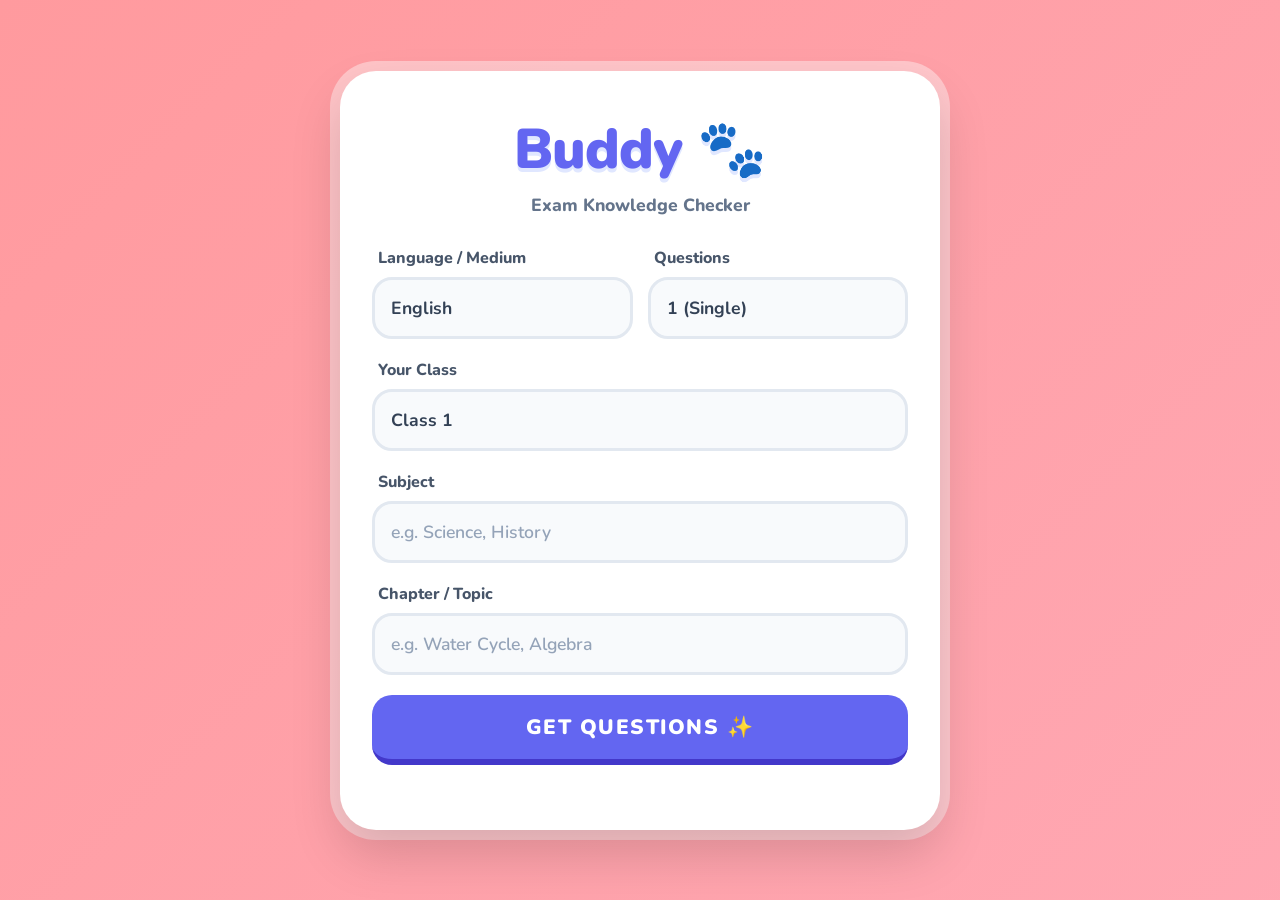
<file: buddy.html>
<!DOCTYPE html>
<html lang="en">

<head>
    <meta charset="UTF-8">
    <meta name="viewport" content="width=device-width, initial-scale=1.0">
    <title>Buddy - Smart Study AI</title>
    <link rel="preconnect" href="https://fonts.googleapis.com">
    <link rel="preconnect" href="https://fonts.gstatic.com" crossorigin>
    <link href="https://fonts.googleapis.com/css2?family=Nunito:wght@400;600;700;800;900&display=swap" rel="stylesheet">
    <style>
        :root {
            --primary: #6366f1;
            --primary-shadow: #4338ca;
            --secondary: #ec4899;
            --secondary-shadow: #be185d;
            --danger: #ef4444;
            --danger-shadow: #b91c1c;
            --bg-color: #f8fafc;
            --text-main: #334155;
            --text-muted: #64748b;
            --success: #10b981;
            --success-shadow: #059669;
        }

        * {
            box-sizing: border-box;
            margin: 0;
            padding: 0;
            font-family: 'Nunito', sans-serif;
        }

        body {
            /* Playful, vibrant animated gradient background */
            background: linear-gradient(135deg, #FF9A9E 0%, #FECFEF 99%, #FECFEF 100%);
            background-size: 400% 400%;
            animation: gradientBG 15s ease infinite;
            color: var(--text-main);
            display: flex;
            justify-content: center;
            align-items: center;
            min-height: 100vh;
            padding: 20px;
        }

        @keyframes gradientBG {
            0% { background-position: 0% 50%; }
            50% { background-position: 100% 50%; }
            100% { background-position: 0% 50%; }
        }

        .app-container {
            background: white;
            width: 100%;
            max-width: 600px;
            padding: 40px 32px;
            border-radius: 36px;
            box-shadow: 0 25px 50px rgba(0, 0, 0, 0.15), 0 0 0 10px rgba(255, 255, 255, 0.4);
            position: relative;
            max-height: 92vh;
            overflow-y: auto;
        }

        /* Fun custom scrollbars */
        .app-container::-webkit-scrollbar { width: 10px; }
        .app-container::-webkit-scrollbar-track { background: transparent; }
        .app-container::-webkit-scrollbar-thumb {
            background-color: #cbd5e1;
            border-radius: 20px;
            border: 3px solid white;
        }

        h1 {
            text-align: center;
            font-weight: 900;
            font-size: 3.5rem;
            color: var(--primary);
            margin-bottom: 5px;
            letter-spacing: -1px;
            text-shadow: 0 4px 0 #e0e7ff;
        }

        .subtitle {
            text-align: center;
            margin-bottom: 30px;
            font-size: 1.1rem;
            color: var(--text-muted);
            font-weight: 800;
        }

        .screen {
            display: none;
            animation: zoomIn 0.4s cubic-bezier(0.175, 0.885, 0.32, 1.275) forwards;
        }

        .active { display: block; }

        @keyframes zoomIn {
            from { opacity: 0; transform: scale(0.95) translateY(20px); }
            to { opacity: 1; transform: scale(1) translateY(0); }
        }

        .input-row {
            display: grid;
            grid-template-columns: 1fr 1fr;
            gap: 15px;
            margin-bottom: 20px;
        }

        .input-group { margin-bottom: 20px; }
        .input-row .input-group { margin-bottom: 0; }

        label {
            display: block;
            margin: 0 0 8px 6px;
            font-weight: 800;
            font-size: 1rem;
            color: #475569;
        }

        input, select, textarea {
            width: 100%;
            padding: 16px;
            border: 3px solid #e2e8f0;
            background: #f8fafc;
            border-radius: 20px;
            font-size: 1.1rem;
            font-weight: 700;
            color: var(--text-main);
            transition: all 0.2s ease;
            outline: none;
            -webkit-appearance: none;
            appearance: none;
        }

        input:focus, select:focus, textarea:focus {
            background: white;
            border-color: var(--primary);
            box-shadow: 0 8px 0 #e0e7ff;
            transform: translateY(-2px);
        }

        input::placeholder, textarea::placeholder {
            color: #94a3b8;
            font-weight: 600;
        }

        /* --- 3D Buttons (Gamified Style) --- */
        .btn {
            width: 100%;
            padding: 18px;
            border: none;
            border-radius: 20px;
            cursor: pointer;
            font-weight: 900;
            font-size: 1.3rem;
            text-transform: uppercase;
            letter-spacing: 1.5px;
            transition: all 0.1s;
            display: flex;
            align-items: center;
            justify-content: center;
            gap: 10px;
            margin-top: 10px;
            position: relative;
        }

        .btn-start {
            background: var(--primary);
            color: white;
            border-bottom: 6px solid var(--primary-shadow);
            margin-bottom: 6px;
        }

        .btn-start:active {
            border-bottom: 0px solid var(--primary-shadow);
            transform: translateY(6px);
            margin-bottom: 12px;
        }

        .btn-start:disabled {
            background: #94a3b8;
            border-bottom: 6px solid #64748b;
            cursor: not-allowed;
            transform: none !important;
            margin-bottom: 6px !important;
        }

        /* --- 3D Question Cards --- */
        .question-card {
            background: white;
            padding: 28px;
            border-radius: 28px;
            border: 3px solid #e2e8f0;
            margin: 0 0 35px 0;
            box-shadow: 0 8px 0 #e2e8f0;
            position: relative;
        }

        .question-card::before {
            content: attr(data-index);
            position: absolute;
            top: -15px;
            left: -15px;
            background: var(--secondary);
            color: white;
            width: 44px;
            height: 44px;
            border-radius: 50%;
            display: flex;
            align-items: center;
            justify-content: center;
            font-weight: 900;
            font-size: 1.3rem;
            border: 4px solid white;
            box-shadow: 0 4px 0 var(--secondary-shadow);
        }

        .q-text {
            color: #0f172a;
            line-height: 1.6;
            margin-bottom: 18px;
            font-weight: 800;
            font-size: 1.25rem;
        }

        textarea.answer-input {
            margin-top: 4px;
            min-height: 120px;
            resize: vertical;
        }

        .action-row {
            display: flex;
            gap: 12px;
            margin-top: 18px;
        }

        .btn-small {
            padding: 14px 14px;
            font-size: 1.05rem;
            border-radius: 16px;
            border: none;
            cursor: pointer;
            font-weight: 800;
            display: inline-flex;
            align-items: center;
            justify-content: center;
            gap: 8px;
            transition: all 0.1s;
            flex-grow: 1;
            margin-bottom: 4px;
        }

        .btn-mic-small { 
            background: #fee2e2; 
            color: #dc2626; 
            border-bottom: 4px solid #f87171;
        }
        .btn-mic-small:active {
            border-bottom: 0px;
            transform: translateY(4px);
            margin-bottom: 8px;
        }
        .btn-mic-small.listening { 
            background: var(--danger); 
            color: white; 
            border-bottom: 4px solid var(--danger-shadow);
            animation: pulse-mic 1.2s infinite; 
        }

        .btn-cam-small { 
            background: #e0e7ff; 
            color: #4f46e5; 
            border-bottom: 4px solid #818cf8;
        }
        .btn-cam-small:active {
            border-bottom: 0px;
            transform: translateY(4px);
            margin-bottom: 8px;
        }

        @keyframes pulse-mic {
            0% { box-shadow: 0 0 0 0 rgba(239, 68, 68, 0.4); }
            70% { box-shadow: 0 0 0 10px rgba(239, 68, 68, 0); }
            100% { box-shadow: 0 0 0 0 rgba(239, 68, 68, 0); }
        }

        .img-preview {
            max-width: 100%;
            max-height: 250px;
            border-radius: 16px;
            border: 3px solid #e2e8f0;
            margin-top: 20px;
            display: none;
            object-fit: cover;
        }

        /* --- Score & Feedback UI --- */
        .score-container {
            text-align: center;
            margin-bottom: 25px;
        }

        .score-label {
            font-size: 1.3rem;
            color: var(--text-muted);
            font-weight: 800;
            text-transform: uppercase;
            letter-spacing: 2px;
        }

        .score {
            font-size: 5.5rem;
            font-weight: 900;
            color: var(--success);
            text-shadow: 0 6px 0 var(--success-shadow);
            line-height: 1.1;
            margin-top: 10px;
        }

        .feedback-area {
            line-height: 1.7;
            background: white;
            padding: 30px;
            border-radius: 24px;
            border: 4px solid #86efac;
            box-shadow: 0 8px 0 #86efac;
            color: #166534;
            margin-bottom: 40px;
            font-size: 1.2rem;
            font-weight: 800;
            white-space: pre-wrap;
        }

        .status-msg {
            text-align: center;
            font-size: 1.05rem;
            color: #64748b;
            margin-top: 25px;
            font-weight: 800;
        }

        .btn-secondary {
            background: #f1f5f9;
            color: #475569;
            border-bottom: 6px solid #cbd5e1;
            margin-bottom: 6px;
        }
        .btn-secondary:active {
            border-bottom: 0px solid #cbd5e1;
            transform: translateY(6px);
            margin-bottom: 12px;
        }
    </style>
</head>

<body>

    <div class="app-container">
        <h1 id="app-title">Buddy 🐾</h1>
        <p class="subtitle">Exam Knowledge Checker</p>

        <div id="screen-setup" class="screen active">
            
            <div class="input-row">
                <div class="input-group">
                    <label>Language / Medium</label>
                    <select id="medium-select">
                        <option value="English">English</option>
                        <option value="Hindi">Hindi / हिंदी</option>
                    </select>
                </div>

                <div class="input-group">
                    <label>Questions</label>
                    <select id="count-select">
                        <option value="1">1 (Single)</option>
                        <option value="3">3 (Multi)</option>
                        <option value="5">5 (Multi)</option>
                    </select>
                </div>
            </div>

            <div class="input-group">
                <label>Your Class</label>
                <select id="class-select">
                    <script>for (let i = 1; i <= 12; i++) document.write(`<option value="${i}">Class ${i}</option>`)</script>
                </select>
            </div>

            <div class="input-group">
                <label>Subject</label>
                <input type="text" id="subject-input" placeholder="e.g. Science, History">
            </div>

            <div class="input-group">
                <label>Chapter / Topic</label>
                <input type="text" id="chapter-input" placeholder="e.g. Water Cycle, Algebra">
            </div>

            <button class="btn btn-start" onclick="generateQuestions()">Get Questions ✨</button>
            <p id="setup-status-msg" class="status-msg"></p>
        </div>

        <div id="screen-quiz" class="screen">
            <p id="quiz-status-msg" class="status-msg" style="margin-top:0; margin-bottom: 25px;"></p>
            
            <div id="questions-container">
                <!-- Dynamic questions injected here -->
            </div>

            <button id="submit-all-btn" class="btn btn-start" style="display:none;" onclick="evaluateAll()">Grade All Answers 🎯</button>
            <p id="eval-status-msg" class="status-msg"></p>
        </div>

        <div id="screen-result" class="screen">
            <div class="score-container">
                <div class="score-label">Your Final Score</div>
                <div class="score" id="display-score">--/--</div>
            </div>
            
            <div class="feedback-area" id="display-feedback"></div>
            
            <button class="btn btn-start" onclick="location.reload()">Start New Quiz 🔄</button>
        </div>
    </div>

    <script type="module">
        // --- OPENROUTER API INTEGRATION ---
        const API_KEY = "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";

        const modelsToTry = [
            "google/gemini-2.5-flash",
            "google/gemini-2.0-flash-001",
            "google/gemini-1.5-flash"
        ];
        let workingModel = null;

        async function callOpenRouter(payload) {
            const response = await fetch("https://openrouter.ai/api/v1/chat/completions", {
                method: "POST",
                headers: {
                    "Authorization": `Bearer ${API_KEY}`,
                    "Content-Type": "application/json"
                },
                body: JSON.stringify(payload)
            });

            if (!response.ok) {
                throw new Error(`OpenRouter Error ${response.status}: ${await response.text()}`);
            }
            const data = await response.json();
            return {
                response: {
                    text: () => data.choices[0].message.content
                }
            };
        }

        // --- MULTIMODAL API FALLBACK ---
        async function generateContentWithFallback(promptData) {
            let contentArray = [];
            
            if (Array.isArray(promptData)) {
                promptData.forEach(part => {
                    if (typeof part === 'string') {
                        contentArray.push({ type: "text", text: part });
                    } else if (part.inlineData) {
                        contentArray.push({
                            type: "image_url",
                            image_url: {
                                url: `data:${part.inlineData.mimeType};base64,${part.inlineData.data}`
                            }
                        });
                    }
                });
            } else {
                contentArray.push({ type: "text", text: promptData });
            }

            const payload = { messages: [{ role: "user", content: contentArray }] };

            if (workingModel) {
                payload.model = workingModel;
                return await callOpenRouter(payload);
            }
            
            for (const modelName of modelsToTry) {
                try {
                    console.log("Trying model: " + modelName);
                    payload.model = modelName;
                    const result = await callOpenRouter(payload);
                    workingModel = modelName;
                    console.log("Successfully connected to: " + modelName);
                    return result;
                } catch (e) {
                    console.warn(`Model ${modelName} failed:`, e?.message || e);
                }
            }
            throw new Error("No supported AI models found for this API Key.");
        }

        // --- STATE ---
        let questionsList = [];
        let imagesData = {}; // Map question index -> { data: base64, mimeType: type }

        let recognition;
        let isListening = false;
        let activeAudioIndex = null;
        let originalText = "";

        // --- GENERATE QUESTIONS ---
        window.generateQuestions = async () => {
            const cls = document.getElementById('class-select').value;
            const sub = document.getElementById('subject-input').value || "General Knowledge";
            const ch = document.getElementById('chapter-input').value || "Basics";
            const medium = document.getElementById('medium-select').value;
            const count = parseInt(document.getElementById('count-select').value);

            document.getElementById('setup-status-msg').innerText = `Buddy is writing ${count} question(s) in ${medium}... Please wait.`;
            document.querySelector('.btn-start').disabled = true;

            let prompt = `You are Buddy, a friendly exam tutor. Generate ${count} clear question(s) for a Class ${cls} student about ${sub}: ${ch}. The language medium MUST be ${medium}. `;
            if (count > 1) {
                prompt += `CRITICAL: Output exactly ${count} separate questions. Separate each question with exactly three dashes (---). Do NOT add numbers or any conversational filler. Just the question text separated by ---.`;
            } else {
                prompt += `Just output the question text. Do not answer it.`;
            }

            try {
                const result = await generateContentWithFallback(prompt);
                let text = result.response.text();
                
                if (count > 1) {
                    questionsList = text.split('---').map(q => q.trim()).filter(q => q.length > 5);
                } else {
                    questionsList = [text.trim()];
                }
                
                if (questionsList.length === 0) questionsList = [text.trim()]; // Fallback
                
                renderQuestionsUI();
            } catch (err) {
                document.getElementById('setup-status-msg').innerText = "Error interacting with AI. Check console for details.";
                document.querySelector('.btn-start').disabled = false;
                console.error(err);
            }
        };

        // --- RENDER QUESTIONS LIST ---
        function renderQuestionsUI() {
            changeScreen('screen-quiz');
            document.getElementById('quiz-status-msg').innerText = `Scroll down and answer all questions then hit Grade All Answers.`;
            document.getElementById('submit-all-btn').style.display = 'flex';

            const container = document.getElementById('questions-container');
            container.innerHTML = "";
            imagesData = {}; // Reset images
            activeAudioIndex = null;
            isListening = false;

            questionsList.forEach((q, idx) => {
                container.innerHTML += `
                    <div class="question-card" data-index="${idx + 1}">
                        <p class="q-text">${q}</p>
                        
                        <textarea id="answer-text-${idx}" class="answer-input" placeholder="Type your answer, tap Dictate, or upload a Photo..."></textarea>
                        
                        <div class="action-row">
                            <button class="btn-small btn-mic-small" id="mic-btn-${idx}" onclick="toggleMic(${idx})">🎤 Dictate</button>
                            
                            <label class="btn-small btn-cam-small">
                                📷 Add Photo
                                <input type="file" accept="image/*" capture="environment" style="display:none;" onchange="handleImageUpload(event, ${idx})">
                            </label>
                        </div>
                        
                        <img id="img-preview-${idx}" class="img-preview" />
                    </div>
                `;
            });
        }

        // --- IMAGE HANDLING ---
        window.handleImageUpload = (event, index) => {
            const file = event.target.files[0];
            if (!file) return;

            const reader = new FileReader();
            reader.onload = (e) => {
                // Save Base64 payload for Gemini Multimodal
                const base64str = e.target.result.split(',')[1];
                imagesData[index] = {
                    data: base64str,
                    mimeType: file.type
                };
                
                // Show Image Preview in UI
                const imgEl = document.getElementById(`img-preview-${index}`);
                imgEl.src = e.target.result;
                imgEl.style.display = 'block';
            };
            reader.readAsDataURL(file);
        };

        // --- VOICE LOGIC ---
        window.toggleMic = (index) => {
            if (isListening) {
                recognition.stop();
                
                // Instantly reset the previously active mic button UI
                if (activeAudioIndex !== null) {
                    const btn = document.getElementById('mic-btn-' + activeAudioIndex);
                    if (btn) {
                        btn.innerText = "🎤 Dictate";
                        btn.classList.remove('listening');
                    }
                }
                
                // If the user clicked the SAME mic button, turn it off and abort to stop.
                if (activeAudioIndex === index) {
                    activeAudioIndex = null;
                    return; 
                }
            }

            activeAudioIndex = index;
            const SpeechRecognition = window.SpeechRecognition || window.webkitSpeechRecognition;
            if (!SpeechRecognition) { alert("Use Chrome or Edge for Voice features!"); return; }

            recognition = new SpeechRecognition();
            const medium = document.getElementById('medium-select').value;
            recognition.lang = medium === "Hindi" ? "hi-IN" : "en-US";
            recognition.continuous = true;
            recognition.interimResults = true;

            const micBtn = document.getElementById('mic-btn-' + index);
            const textarea = document.getElementById('answer-text-' + index);
            
            // To allow seamless appending to existing typed/dictated text
            originalText = textarea.value;

            recognition.onstart = () => {
                isListening = true;
                micBtn.innerText = "🛑 Stop Dictation";
                micBtn.classList.add('listening');
            };

            recognition.onresult = (event) => {
                let interim = "";
                for (let i = event.resultIndex; i < event.results.length; i++) {
                    interim += event.results[i][0].transcript;
                }
                textarea.value = (originalText ? originalText + " " : "") + interim;
            };

            recognition.onend = () => {
                isListening = false;
                if (activeAudioIndex === index) {
                     micBtn.innerText = "🎤 Dictate";
                     micBtn.classList.remove('listening');
                     activeAudioIndex = null;
                }
            };

            try { recognition.start(); } catch (e) { console.error(e); }
        };

        // --- EVALUATE ALL MULTIMODAL ---
        window.evaluateAll = async () => {
            document.getElementById('eval-status-msg').innerText = "Buddy is analyzing all your answers & photos... 🧠";
            document.getElementById('submit-all-btn').style.display = 'none';
            document.getElementById('submit-all-btn').disabled = true;

            const cls = document.getElementById('class-select').value;
            const medium = document.getElementById('medium-select').value;
            const maxScore = questionsList.length * 10;

            let promptParts = [];
            
            let textHeader = `Student Class: ${cls}\n`;
            textHeader += `Medium: ${medium}\n\n`;
            textHeader += `Evaluate as a friendly tutor responding entirely in the ${medium} language.\n`;
            textHeader += `1. First line MUST be the final combined score in this format: Score: X/${maxScore}\n`;
            textHeader += `2. Tell them what they got right overall.\n`;
            textHeader += `3. Tell them exactly what they missed or need to improve across the questions. (Keep it short and extremely encouraging)\n\n`;
            textHeader += `Here are the questions and the student's answers (they provided text, photos of notebooks, or both):\n`;
            promptParts.push(textHeader);

            for (let i = 0; i < questionsList.length; i++) {
                const answerText = document.getElementById(`answer-text-${i}`).value.trim();
                let qStr = `Question ${i + 1}: "${questionsList[i]}"\nStudent Typed/Dictated Answer: "${answerText || 'Did not type/dictate anything. See attached photo.'}"\n`;
                
                if (imagesData[i]) {
                    qStr += `Student Uploaded Photo for Question ${i + 1}:\n`;
                    promptParts.push(qStr);
                    // Pass the base64 multimodal object natively supported by the Gemini SDK
                    promptParts.push({
                        inlineData: {
                            data: imagesData[i].data,
                            mimeType: imagesData[i].mimeType
                        }
                    });
                    promptParts.push("\n");
                } else {
                    promptParts.push(qStr + "\n");
                }
            }

            try {
                // Send the Multimodal array
                const result = await generateContentWithFallback(promptParts);
                const feedback = result.response.text();
                
                // Extract Score logic
                const scoreRegex = new RegExp(`\\d+\\/${maxScore}`);
                const generalScoreRegex = /\d+\/\d+/;
                const scoreMatch = feedback.match(scoreRegex) || feedback.match(generalScoreRegex) || [`?/${maxScore}`];

                const finalScoreStr = scoreMatch[0];
                document.getElementById('display-score').innerText = finalScoreStr;
                
                document.getElementById('display-score').style.fontSize = finalScoreStr.length > 5 ? "3.2rem" : "5.5rem"; 
                
                let cleanFeedback = feedback.replace(new RegExp(`Score:\\s*${finalScoreStr}`, 'i'), '');
                cleanFeedback = cleanFeedback.replace(finalScoreStr, '').trim();
                
                document.getElementById('display-feedback').innerText = cleanFeedback;
                
                changeScreen('screen-result');
                document.getElementById('eval-status-msg').innerText = "";
            } catch (err) {
                alert("Analysis failed. Try again.");
                document.getElementById('eval-status-msg').innerText = "Error analyzing. Check console.";
                document.getElementById('submit-all-btn').style.display = 'flex';
                document.getElementById('submit-all-btn').disabled = false;
                console.error(err);
            }
        };

        function changeScreen(id) {
            document.querySelectorAll('.screen').forEach(s => s.classList.remove('active'));
            document.getElementById(id).classList.add('active');
        }
    </script>
</body>

</html>
</file>
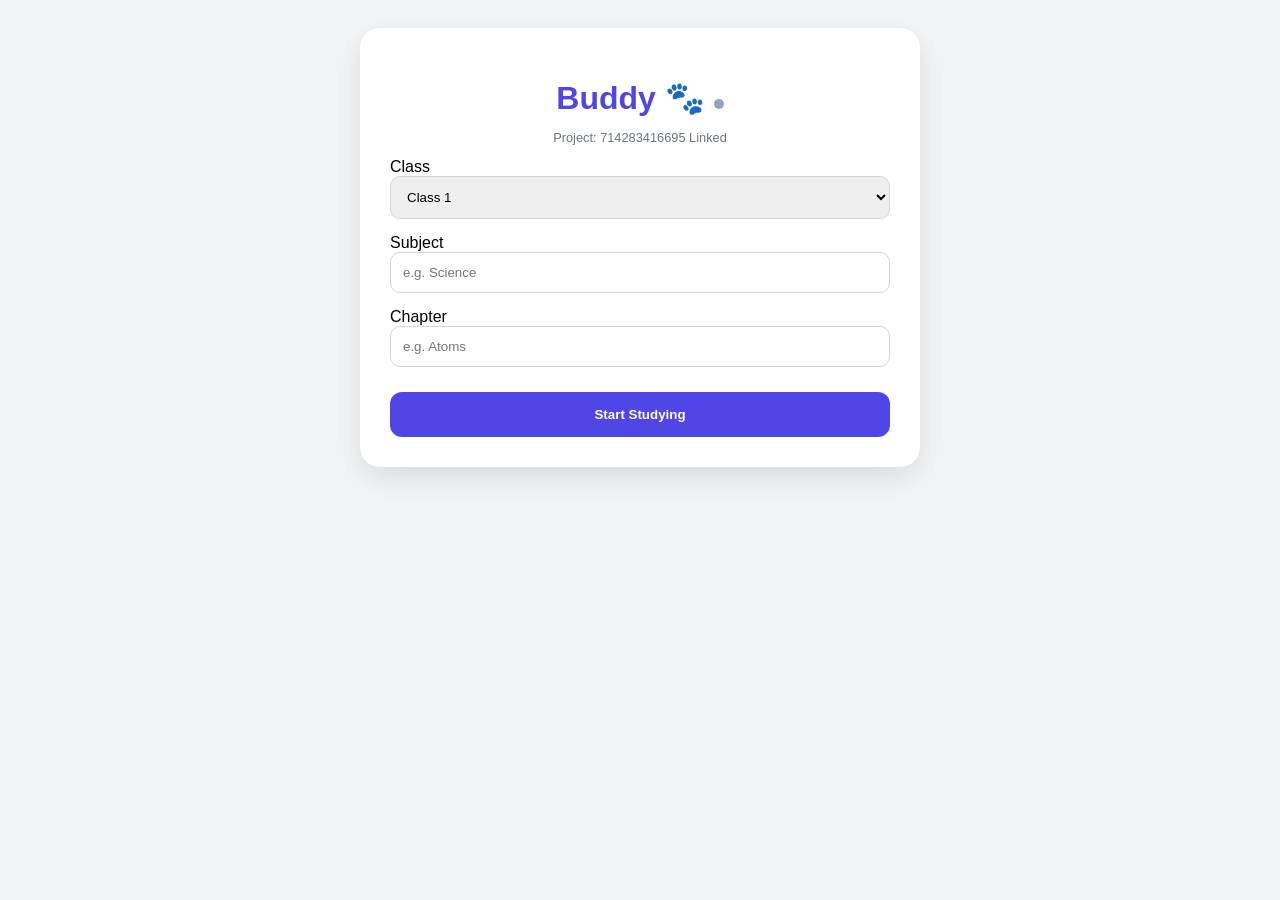
<file: Example.html>
<!DOCTYPE html>
<html lang="en">
<head>
    <meta charset="UTF-8">
    <meta name="viewport" content="width=device-width, initial-scale=1.0">
    <title>Buddy - 2026 Exam Prep</title>
    <style>
        :root { --primary: #4f46e5; --bg: #f3f4f6; }
        body { font-family: 'Inter', sans-serif; background: var(--bg); display: flex; justify-content: center; padding: 20px; }
        .card { background: white; width: 100%; max-width: 500px; padding: 30px; border-radius: 20px; box-shadow: 0 10px 30px rgba(0,0,0,0.1); }
        .screen { display: none; }
        .active { display: block; }
        h1 { color: var(--primary); text-align: center; margin-bottom: 5px; }
        .status-dot { width: 10px; height: 10px; border-radius: 50%; display: inline-block; background: #94a3b8; }
        .online { background: #22c55e; }
        .offline { background: #ef4444; }
        input, select { width: 100%; padding: 12px; border: 1.5px solid #d1d5db; border-radius: 10px; margin-bottom: 15px; box-sizing: border-box; }
        .btn { width: 100%; padding: 15px; border: none; border-radius: 12px; cursor: pointer; font-weight: bold; transition: 0.3s; margin-top: 10px; }
        .btn-go { background: var(--primary); color: white; }
        .btn-mic { background: #dc2626; color: white; }
        .display-box { background: #eef2ff; padding: 20px; border-radius: 15px; border-left: 4px solid var(--primary); margin: 20px 0; font-size: 1.1rem; line-height: 1.5; }
        #transcript { border: 2px dashed #94a3b8; padding: 10px; border-radius: 10px; color: #4b5563; min-height: 40px; font-style: italic; }
    </style>
</head>
<body>

<div class="card">
    <h1>Buddy 🐾 <span id="buddy-status" class="status-dot"></span></h1>
    <p style="text-align:center; font-size: 0.8rem; color: #6b7280;">Project: 714283416695 Linked</p>

    <div id="setup" class="screen active">
        <label>Class</label>
        <select id="class"><script>for(let i=1; i<=12; i++) document.write(`<option value="${i}">Class ${i}</option>`)</script></select>
        <label>Subject</label>
        <input type="text" id="subject" placeholder="e.g. Science">
        <label>Chapter</label>
        <input type="text" id="chapter" placeholder="e.g. Atoms">
        <button class="btn btn-go" onclick="startSession()">Start Studying</button>
    </div>

    <div id="quiz" class="screen">
        <div class="display-box" id="question-text">Connecting to Buddy...</div>
        <div id="transcript">Click mic to start answering...</div>
        <button id="micBtn" class="btn btn-mic" onclick="toggleMic()">🎤 Start Answering</button>
        <p id="hint" style="text-align:center; font-size: 0.7rem; color: #9ca3af; margin-top:10px;">Buddy shows your voice transcript above.</p>
    </div>

    <div id="result" class="screen">
        <h2 id="score" style="text-align:center; font-size: 3rem; color: #16a34a; margin: 10px 0;">--/10</h2>
        <div id="feedback" style="background:#f0fdf4; padding: 15px; border-radius: 12px; font-size: 0.9rem;"></div>
        <button class="btn btn-go" onclick="startSession()">Next Question</button>
        <button class="btn" style="background:#e5e7eb" onclick="location.reload()">Change Topic</button>
    </div>
</div>

<script type="module">
    import { GoogleGenerativeAI } from "https://esm.run/@google/generative-ai";

    // --- YOUR DETAILS ---
    const API_KEY = "AIzaSyAc8EZzmlWl6kRtTPsMQ9ROzWwqKOKIrD8"; 
    const genAI = new GoogleGenerativeAI(API_KEY);
    
    // AUTO-RESOLVE 404: Tries Gemini 3 first, then Gemini 2.5
    let model;
    async function getStableModel() {
        try {
            model = genAI.getGenerativeModel({ model: "gemini-3-flash-preview" });
            await model.generateContent("ping");
            document.getElementById('buddy-status').classList.add('online');
        } catch(e) {
            model = genAI.getGenerativeModel({ model: "gemini-2.5-flash-lite" });
            document.getElementById('buddy-status').classList.add('online');
        }
    }
    getStableModel();

    let currentQ = "";
    let rec;
    let listening = false;

    window.startSession = async () => {
        const c = document.getElementById('class').value;
        const s = document.getElementById('subject').value;
        const ch = document.getElementById('chapter').value;

        switchScreen('quiz');
        document.getElementById('question-text').innerText = "Buddy is thinking of a question...";

        const prompt = `You are Buddy, a tutor for Class ${c}. Ask one specific exam question on ${s}: ${ch}. Only output the question.`;
        
        try {
            const res = await model.generateContent(prompt);
            currentQ = res.response.text();
            document.getElementById('question-text').innerText = currentQ;
        } catch(e) {
            document.getElementById('question-text').innerText = "Connection lost. Please refresh.";
            document.getElementById('buddy-status').classList.add('offline');
        }
    };

    window.toggleMic = () => {
        if (listening) { rec.stop(); return; }
        
        const SR = window.SpeechRecognition || window.webkitSpeechRecognition;
        rec = new SR();
        rec.continuous = true;
        rec.interimResults = true;

        rec.onstart = () => {
            listening = true;
            document.getElementById('micBtn').innerText = "🛑 Submit Answer";
            document.getElementById('hint').innerText = "Buddy is listening carefully...";
        };

        rec.onresult = (e) => {
            let t = "";
            for (let i = e.resultIndex; i < e.results.length; i++) { t += e.results[i][0].transcript; }
            document.getElementById('transcript').innerText = t;
        };

        rec.onend = () => {
            listening = false;
            document.getElementById('micBtn').innerText = "🎤 Start Answering";
            evaluate(document.getElementById('transcript').innerText);
        };
        rec.start();
    };

    async function evaluate(ans) {
        document.getElementById('hint').innerText = "Buddy is grading your exam answer...";
        const prompt = `Question: ${currentQ}. Student Answer: "${ans}". 
        Score out of 10. List: 1. Correct points. 2. Missing points (Gaps). 3. One tip to remember next time.`;

        try {
            const res = await model.generateContent(prompt);
            const fb = res.response.text();
            document.getElementById('score').innerText = (fb.match(/\d+\/10/) || ["7/10"])[0];
            document.getElementById('feedback').innerText = fb;
            switchScreen('result');
        } catch(e) { alert("Error analyzing answer. Try again."); }
    }

    function switchScreen(id) {
        document.querySelectorAll('.screen').forEach(s => s.classList.remove('active'));
        document.getElementById(id).classList.add('active');
    }
</script>
</body>
</html>
</file>
